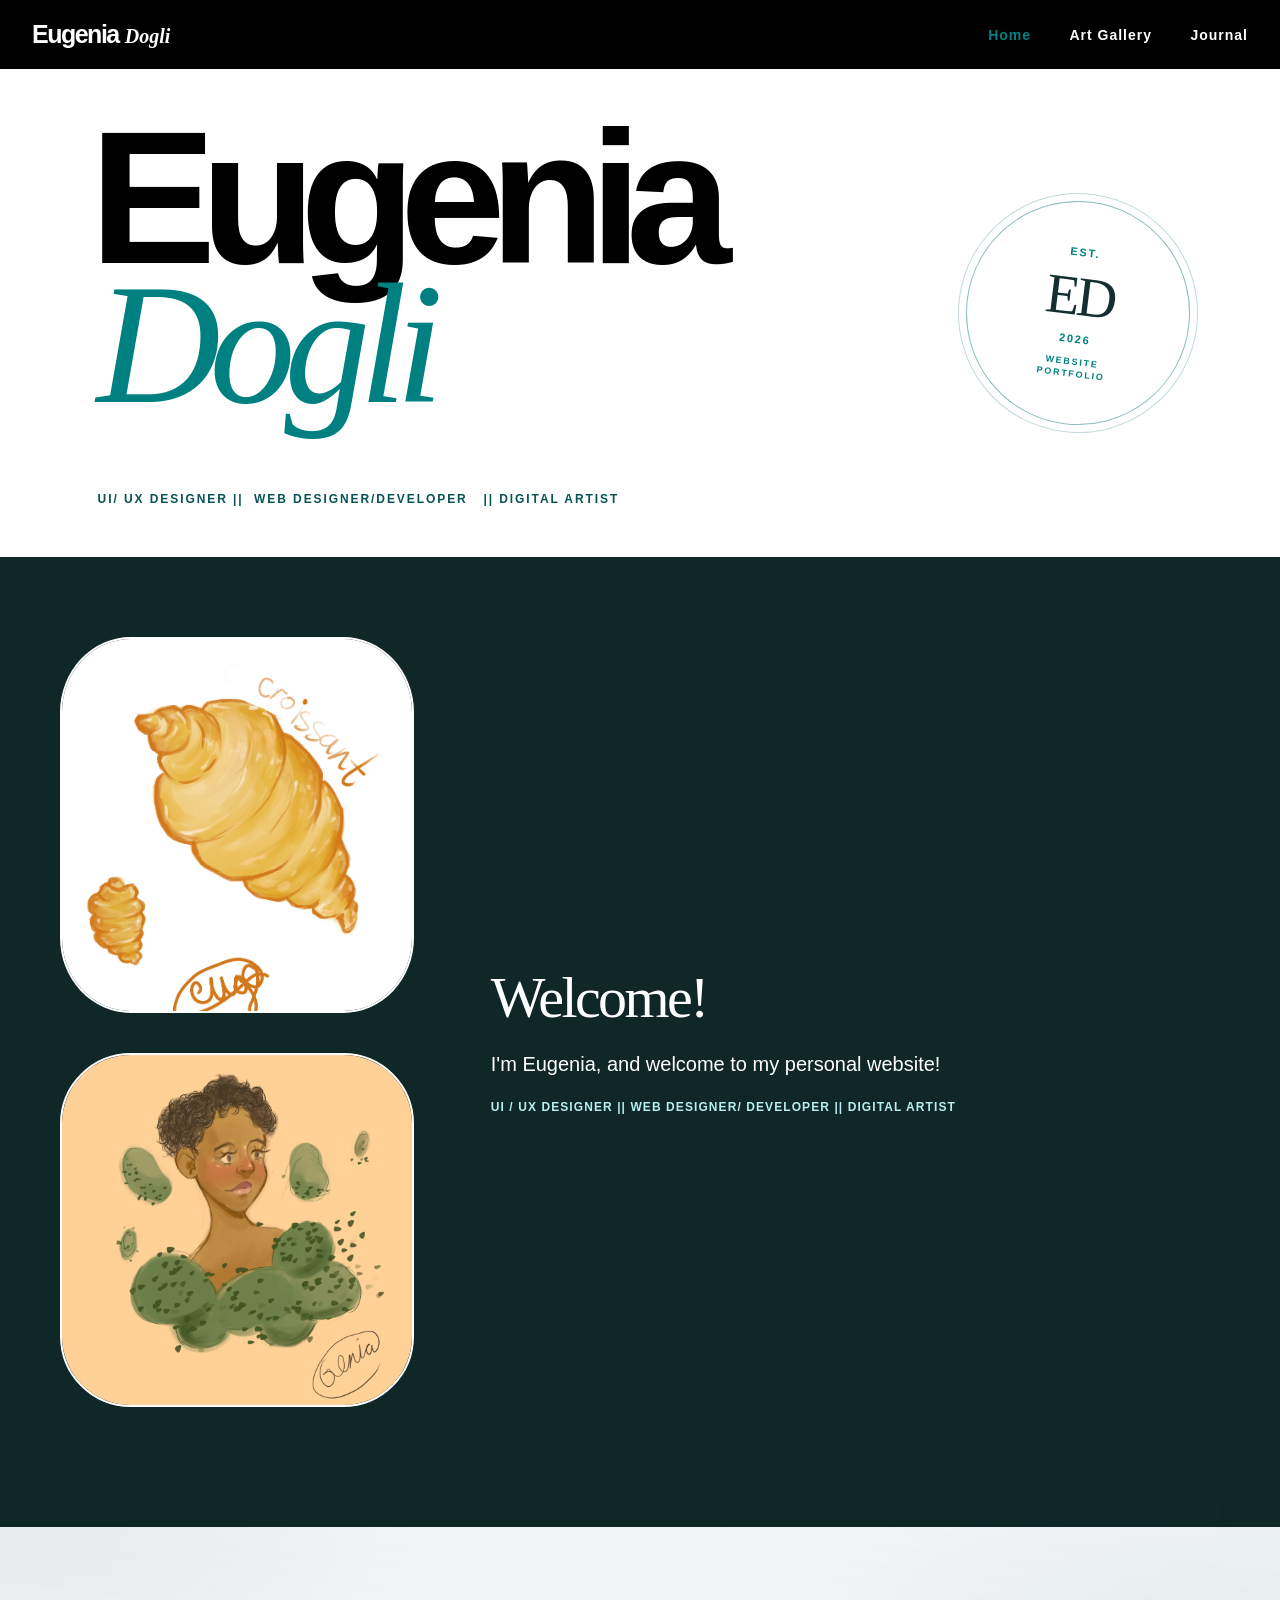
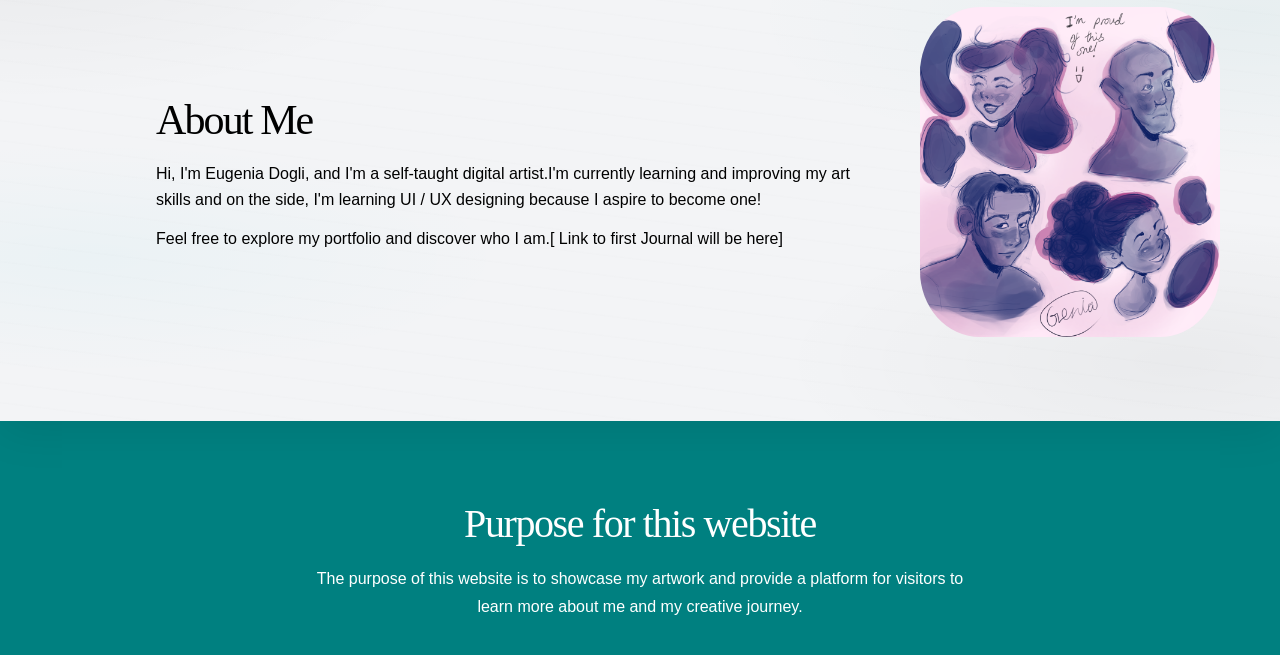
<file: index.html>
<!DOCTYPE html>
<html lang="en">
<!-- Portfolio website -->

<head>
    <meta charset="UTF-8">
    <meta name="viewport" content="width=device-width, initial-scale=1.0">
    <link rel="icon" type="image/png" href="favicon-ed.png">
    <meta http-equiv="refresh" content="0; url=home_page.html">
    <title>Eugenia Dogli | Portfolio</title>
</head>

<body>
    <p>
        Redirecting to the portfolio. If you are not redirected,
        <a href="home_page.html">visit the home page</a>.
    </p>
</body>

</html>
</file>
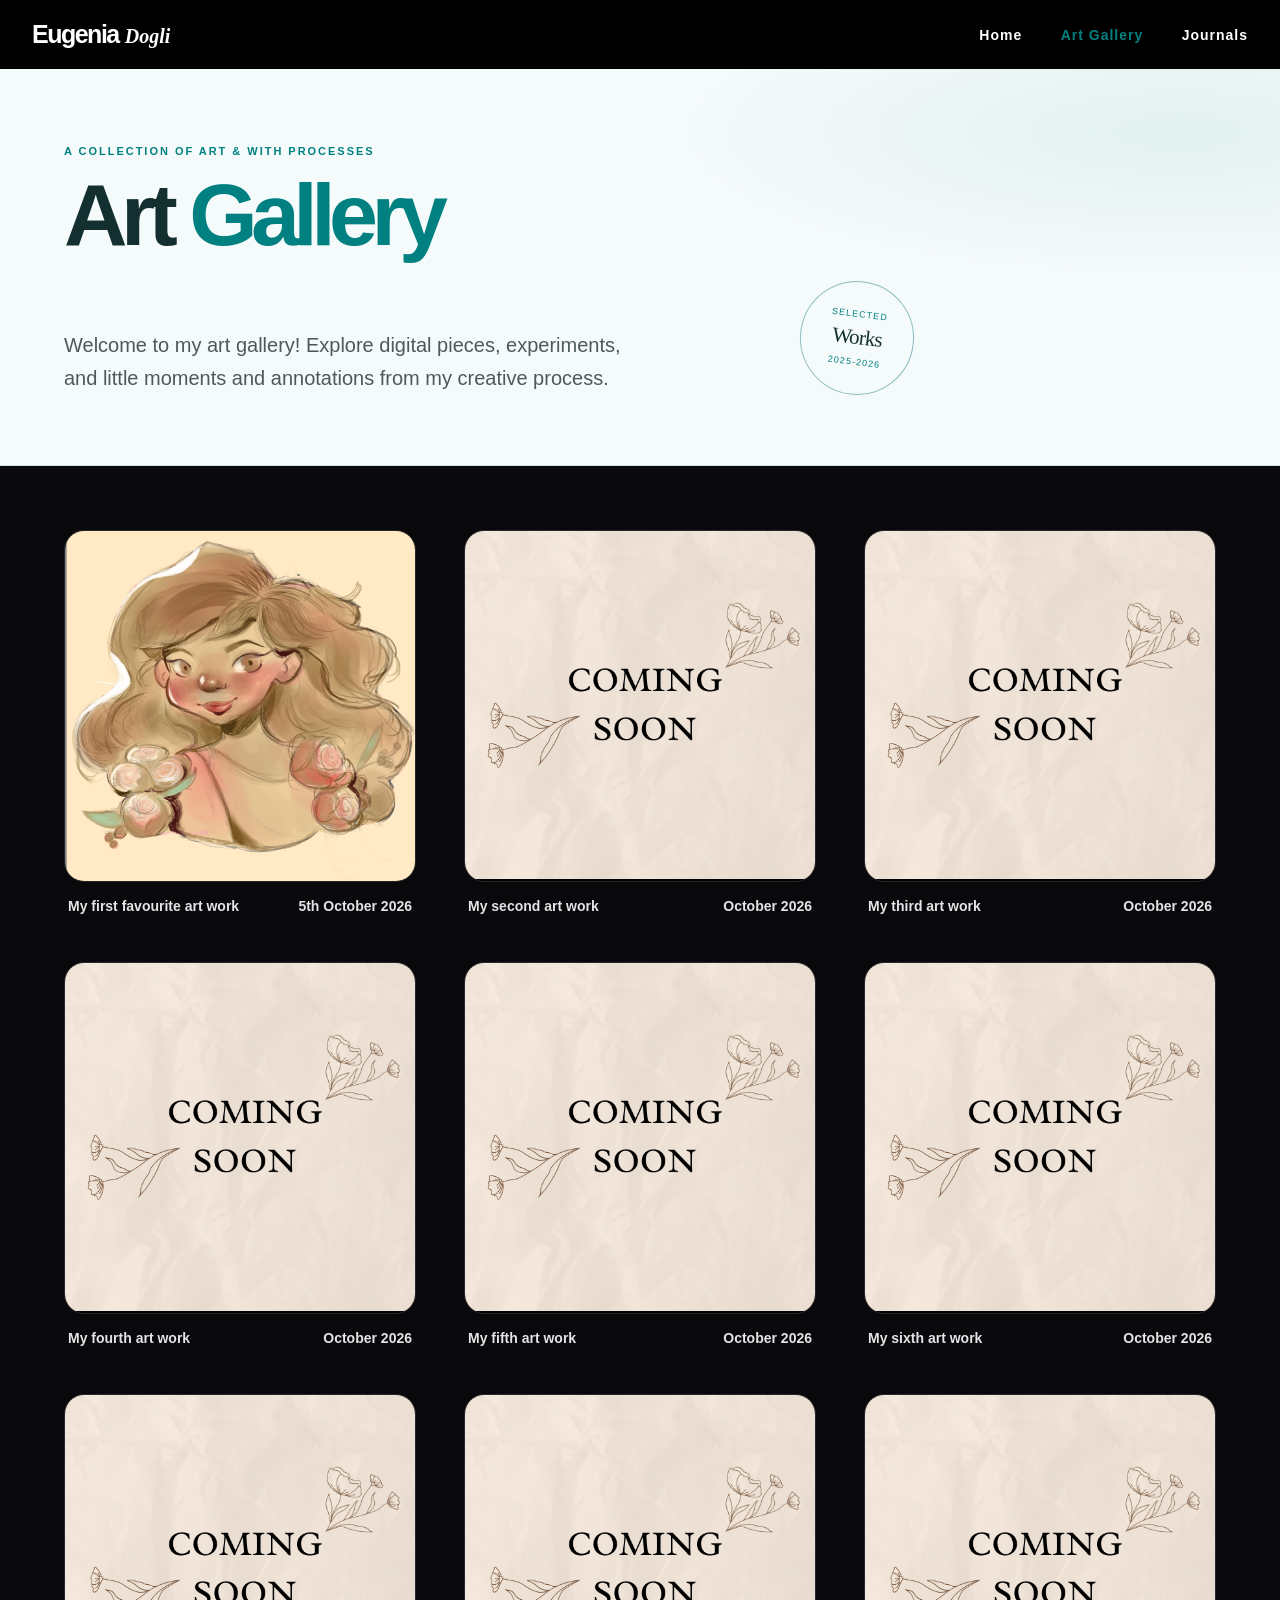
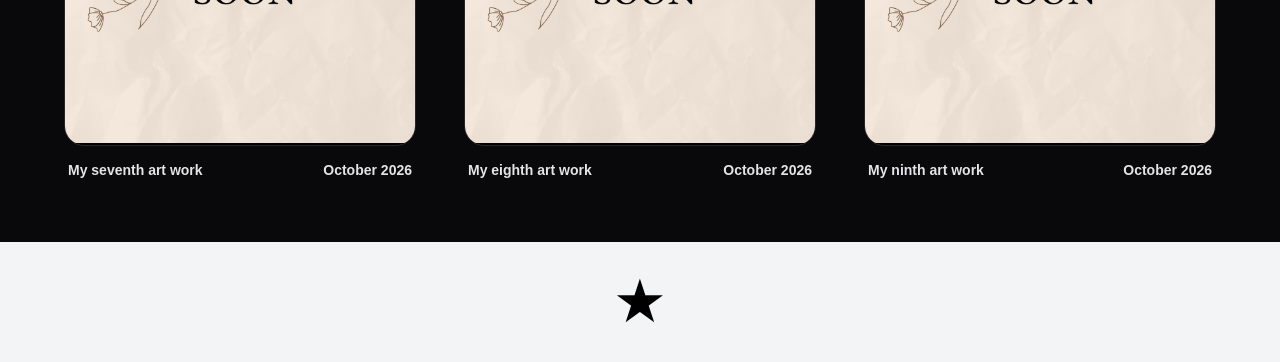
<file: art_gallery.html>
<!DOCTYPE html>
<html lang="en">

<head>
    <meta charset="UTF-8">
    <meta name="viewport" content="width=device-width, initial-scale=1.0">
    <link rel="icon" type="image/png" href="favicon-ed.png">

    <title> Art Gallery</title>

    <link rel="stylesheet" href="css_folder/art_gallery_css.css">
    <link rel="stylesheet" href="css_folder/navigation.css">
    <script src="javascript_folder/navigation.js" defer></script>

    <!-- <link rel="stylesheet" href="css/portfolio_style.css"> this line
     tells the browser, go to this folder and load this css file. This is 
     but let's name the css file portfolio_style.csshow we keep HTML and CSS separate. -->
</head>

<body>
    <!-- Navigation, to explore other pages of the website -->
    <nav aria-label="Primary navigation">
        <a href="home_page.html" class="nav-name">
             <span class="nav-first-name">Eugenia</span>
             <span class="nav-last-name">Dogli</span>
        </a>
        <div class="nav-menu">
            <button
                class="menu-toggle"
                type="button"
                aria-label="Toggle navigation"
                aria-expanded="false"
                aria-controls="primary-navigation">
                <span class="menu-icon" aria-hidden="true">
                    <span></span>
                    <span></span>
                    <span></span>
                </span>
            </button>
            <div class="nav-links" id="primary-navigation">
                <a href="home_page.html">Home</a>
                <a href="art_gallery.html" class="active" aria-current="page">Art Gallery</a>
                <a href="blog.html">Journals</a>
            </div>
        </div>
        <!-- I'm putting all other htmls in the same file -->
    </nav>


    <header class="gallery-header">
        <div class="gallery-header-content">
            <p class="gallery-eyebrow">A collection of art &amp; with processes</p>
            <h1>Art <span>Gallery</span></h1>
            <div class="gallery-intro-row">
                <p>
                    Welcome to my art gallery! Explore digital pieces,
                    experiments, and little moments and annotations from my creative process.
                </p>
                <span class="gallery-edition" aria-hidden="true">
                    <span>Selected</span>
                    <strong>Works</strong>
                    <span>2025-2026</span>
                </span>
            </div>
        </div>
    </header>
    <!-- ps this is a section that grows more and more -->
    <section class="artwork-section">


        
        <div class="artwork-grid">

            <!-- first card -->
            <div class= "artwork-card">
                <div class="artwork-image">
                    <a href="art_dets_folder/art_1.html">
                        <img src="images_art_works/first_fav.png" alt="Croissant illustration">
                    </a>
                     
         
                </div>
                <div class="artwork-info">
                    <span> My first favourite art work </span>
                    <span> 5th October 2026 </span>
                </div>

            
            </div>
            <!-- End of card -->


            <!-- second card -->
            <div class= "artwork-card">
                <div class="artwork-image">
                    <a href="art_gallery.html" aria-label="Artwork has not been uploaded yet"
                        onclick="alert('Artwork has not been uploaded yet.'); return false;">
                        <img src="images_art_works/coming_soon.png" alt="Illustration 2">
                    </a>
                </div>
                <div class="artwork-info">
                    <span> My second art work </span>
                    <span> October 2026 </span>
                </div>
             </div>
             <!-- End of card -->


            <!-- third card -->
            <div class="artwork-card">
                <div class="artwork-image">

                    <a href="art_gallery.html" aria-label="Artwork has not been uploaded yet"
                        onclick="alert('Artwork has not been uploaded yet.'); return false;">
                        <img src="images_art_works/coming_soon.png" alt="Illustration 3">
                    </a>
                </div>
                <div class="artwork-info">
                    <span> My third art work </span>
                    <span> October 2026 </span>
                </div>

            </div>
            <!-- End of card -->



            <!-- fourth card -->
            <div class="artwork-card">
                <div class="artwork-image">
                    <a href="art_gallery.html" aria-label="Artwork has not been uploaded yet"
                        onclick="alert('Artwork has not been uploaded yet.'); return false;">
                        <img src="images_art_works/coming_soon.png" alt="Illustration 4">
                    </a>
                </div>
                <div class="artwork-info">
                    <span> My fourth art work </span>
                    <span> October 2026 </span>
                </div>
            </div>

            <!-- End of card -->

            <!-- fifth card -->
            <div class="artwork-card">
                <div class="artwork-image">
                    <a href="art_gallery.html" aria-label="Artwork has not been uploaded yet"
                        onclick="alert('Artwork has not been uploaded yet.'); return false;">
                        <img src="images_art_works/coming_soon.png" alt="Illustration 5">
                    </a>
                </div>
                <div class="artwork-info">
                    <span> My fifth art work </span>
                    <span> October 2026 </span>
                </div>
            </div>
            <!-- End of card -->

            <!-- sixth card -->
            <div class="artwork-card">
                <div class="artwork-image">
                    <a href="art_gallery.html" aria-label="Artwork has not been uploaded yet"
                        onclick="alert('Artwork has not been uploaded yet.'); return false;">
                        <img src="images_art_works/coming_soon.png" alt="Illustration 6">
                    </a>
                </div>
                <div class="artwork-info">
                    <span> My sixth art work </span>
                    <span> October 2026 </span>
                </div>
            </div>
            <!-- End of card -->



             <!-- seventh card -->
            <div class="artwork-card">
                <div class="artwork-image">
                    <a href="art_gallery.html" aria-label="Artwork has not been uploaded yet"
                        onclick="alert('Artwork has not been uploaded yet.'); return false;">
                        <img src="images_art_works/coming_soon.png" alt="Illustration 7">
                    </a>
                </div>
                <div class="artwork-info">
                    <span> My seventh art work </span>
                    <span> October 2026 </span>
                </div>
            </div>
            <!-- End of card -->
            

             <!-- eighth card -->
            <div class="artwork-card">
                <div class="artwork-image">
                    <a href="art_gallery.html" aria-label="Artwork has not been uploaded yet"
                        onclick="alert('Artwork has not been uploaded yet.'); return false;">
                        <img src="images_art_works/coming_soon.png" alt="Illustration 8">
                    </a>
                </div>
                <div class="artwork-info">
                    <span> My eighth art work </span>
                    <span> October 2026 </span>
                </div>
            </div>
            <!-- End of card -->
            
             <!-- ninth card -->
            <div class="artwork-card">
                <div class="artwork-image">
                    <a href="art_gallery.html" aria-label="Artwork has not been uploaded yet"
                        onclick="alert('Artwork has not been uploaded yet.'); return false;">
                        <img src="images_art_works/coming_soon.png" alt="Illustration 9">
                    </a>
                </div>
                <div class="artwork-info">
                    <span> My ninth art work </span>
                    <span> October 2026 </span>
                </div>
            </div>
            <!-- End of card -->

        

        

            






    </section>

    <section class="gallery-end" aria-label="End of gallery">
        <span class="star" aria-hidden="true">★</span>
    </section>

</body>
      

</html>
</file>
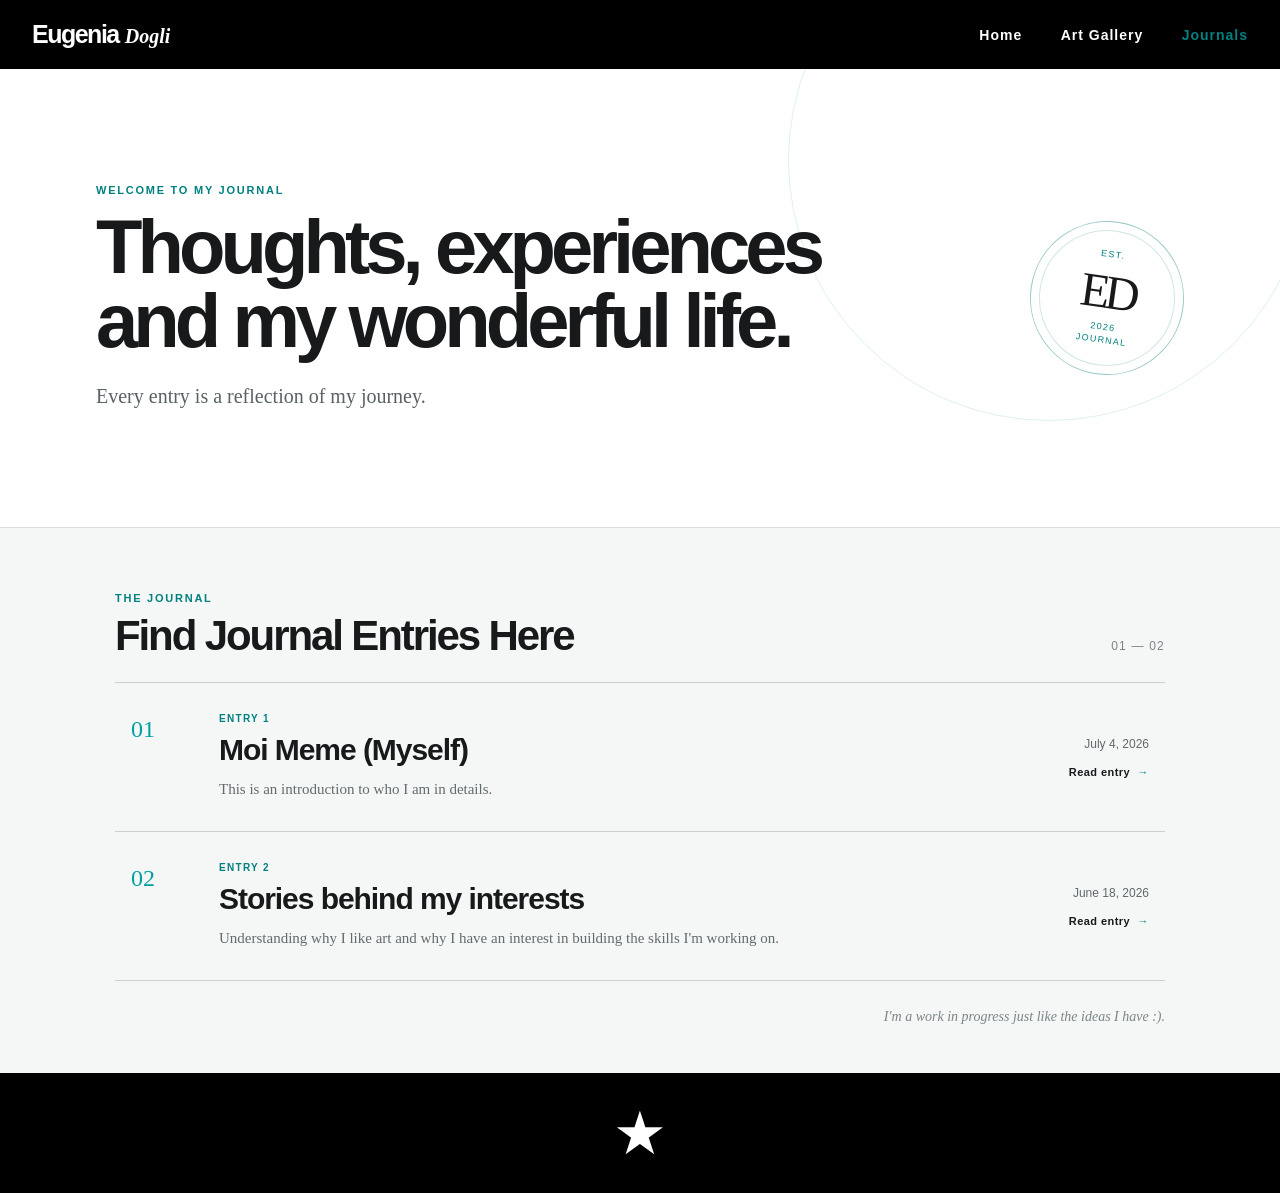
<file: blog.html>
<!DOCTYPE html>
<html lang="en">

<head>
    <meta charset="UTF-8">
    <meta name="viewport" content="width=device-width, initial-scale=1.0">
    <link rel="icon" type="image/png" href="favicon-ed.png">

    <title>Eugenia Dogli | Journals</title>

        <link rel="stylesheet" href="css_folder/blog_css.css">
        <link rel="stylesheet" href="css_folder/navigation.css">
        <script src="javascript_folder/navigation.js" defer></script>
</head>

 <body>
    <!-- Navigation -->
    <nav aria-label="Primary navigation">
        <a href="home_page.html" class="nav-name">
             <span class="nav-first-name">Eugenia</span>
             <span class="nav-last-name">Dogli</span>
        </a>
        <div class="nav-menu">
            <button
                class="menu-toggle"
                type="button"
                aria-label="Toggle navigation"
                aria-expanded="false"
                aria-controls="primary-navigation">
                <span class="menu-icon" aria-hidden="true">
                    <span></span>
                    <span></span>
                    <span></span>
                </span>
            </button>
            <div class="nav-links" id="primary-navigation">
                <a href="home_page.html">Home</a>
                <a href="art_gallery.html">Art Gallery</a>
                <a href="blog.html" class="active" aria-current="page">Journals</a>
            </div>
        </div>
    </nav>

    <!-- Introduction -->
    <section class="blog_intro">
        <div class="blog-intro-content">
            <p class="eyebrow">WELCOME TO MY JOURNAL</p>
            <h1>Thoughts, experiences<br>and my wonderful life.</h1>
            <p class="intro-copy">
                Every entry is a reflection of my journey.
            </p>
        </div>
        <div class="intro-mark" aria-hidden="true">
            <span>EST.</span>
            <strong>ED</strong>
            <span>2026<br>JOURNAL</span>
        </div>
    </section>

    <!-- Blog listing -->
    <main class="life-container">
        <div class="thought-heading">
            <div>
                <p class="eyebrow">The journal</p>
                <h2>Find Journal Entries Here</h2>
            </div>
            <p class="thought-count">01 &mdash; 02</p>
        </div>

        <div class="thought-list">
            <article class="thought-preview">
                <span class="thought-number" aria-hidden="true">01</span>
                <div class="thought-copy">
                    <p class="thought-category">ENTRY 1</p>
                    <a href="blog_dets_folder/blog_1.html">
                        <h3>Moi Meme (Myself)</h3>
                    </a>
                    <p class="thought-summary">
                        This is an introduction to who I am in details.
                    </p>
                </div>
                <div class="thought-meta">
                    <time class="thought-date" datetime="2026-07-04">July 4, 2026</time>
                    <a class="read-link" href="blog_dets_folder/blog_1.html" aria-label="Read On Composition and Coding">
                        Read entry <span aria-hidden="true">&rarr;</span>
                    </a>
                </div>
            </article>

            <article class="thought-preview">
                <span class="thought-number" aria-hidden="true">02</span>
                <div class="thought-copy">
                    <p class="thought-category">ENTRY 2</p>
                    <a href="blog_dets_folder/blog_2.html">
                        <h3>Stories behind my interests</h3>
                    </a>
                    <p class="thought-summary">
                        Understanding why I like art and why I have an interest in building the skills I'm working on.
                    </p>
                </div>
                <div class="thought-meta">
                    <time class="thought-date" datetime="2026-06-18">June 18, 2026</time>
                    <a class="read-link" href="blog_dets_folder/blog_2.html" aria-label="Read The Speed of Traditional Mediums">
                        Read entry <span aria-hidden="true">&rarr;</span>
                    </a>
                </div>
            </article>
        </div>

        <p class="journal-note">I'm a work in progress just like the ideas I have :).</p>
    </main>

    <section class="blog-end" aria-label="End of mini blog">
        <span class="blog-end-star" aria-hidden="true">★</span>
    </section>

 </body>
</html>
</file>
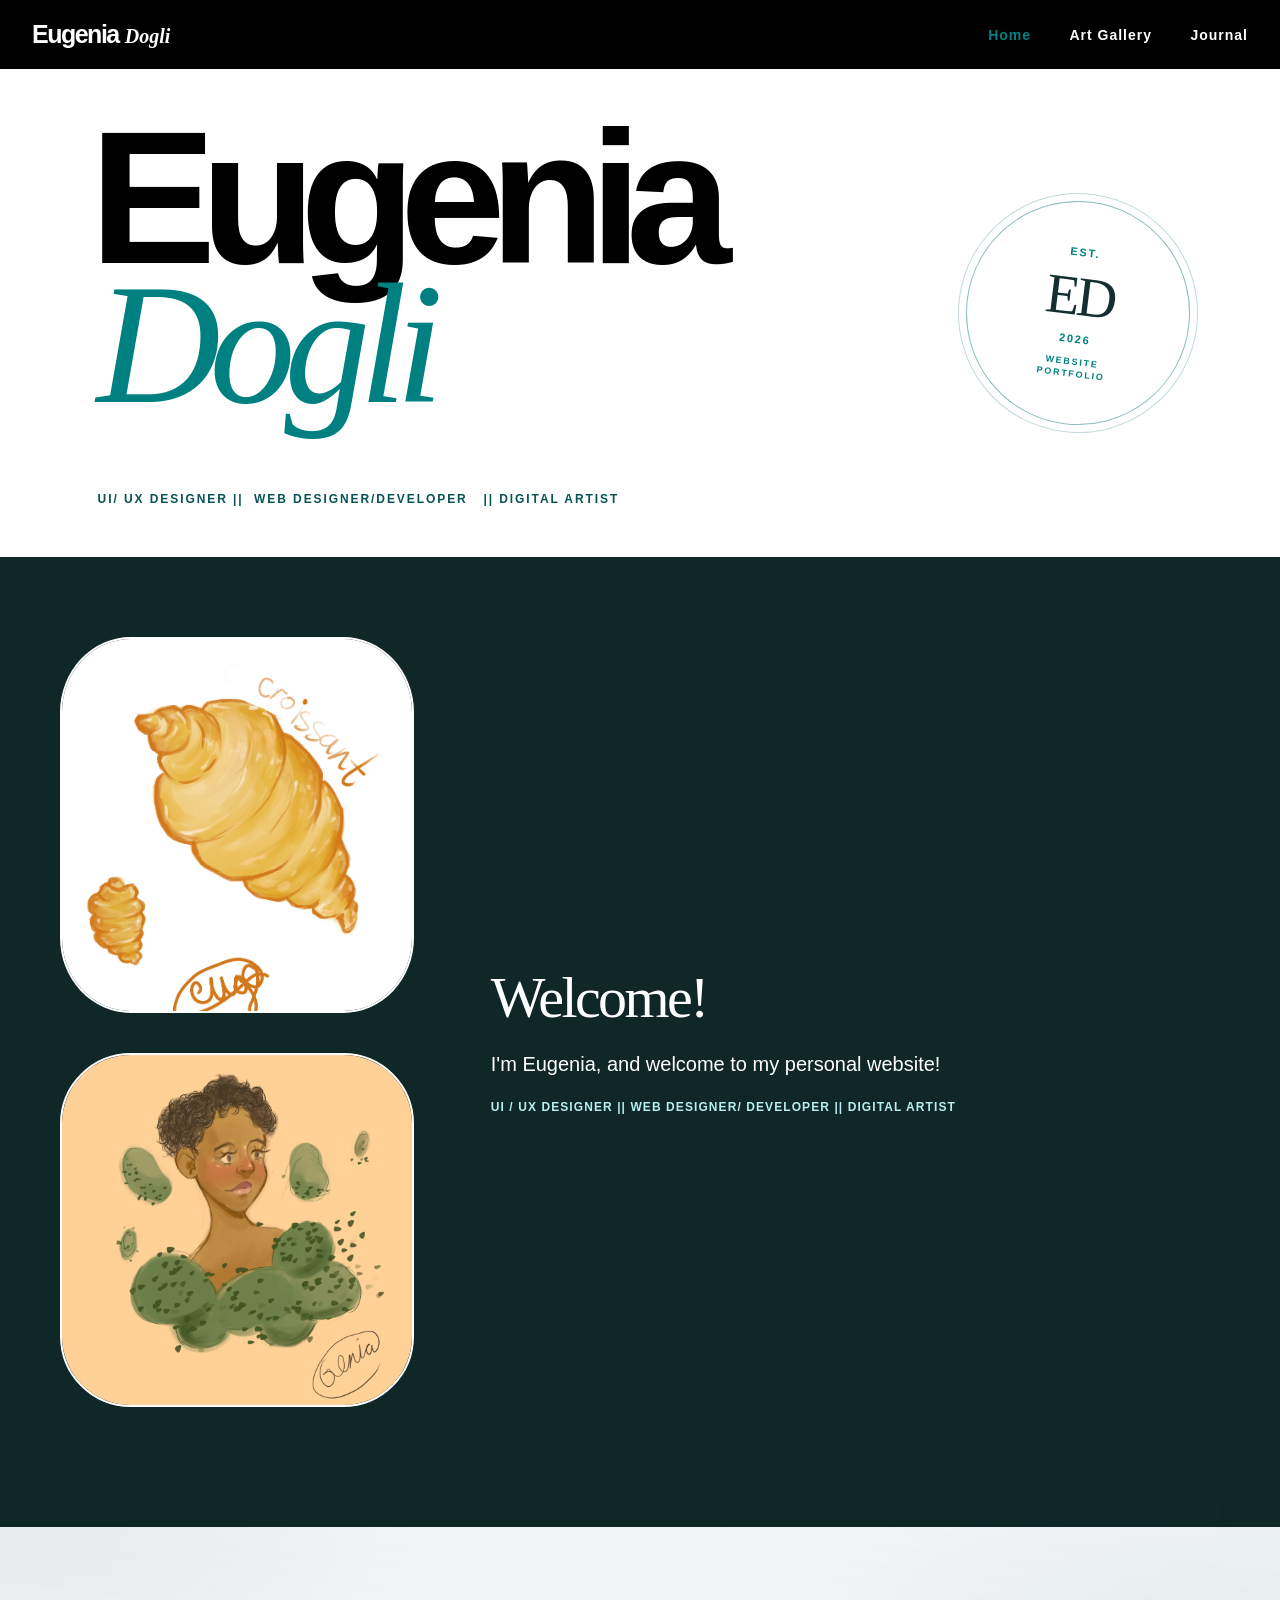
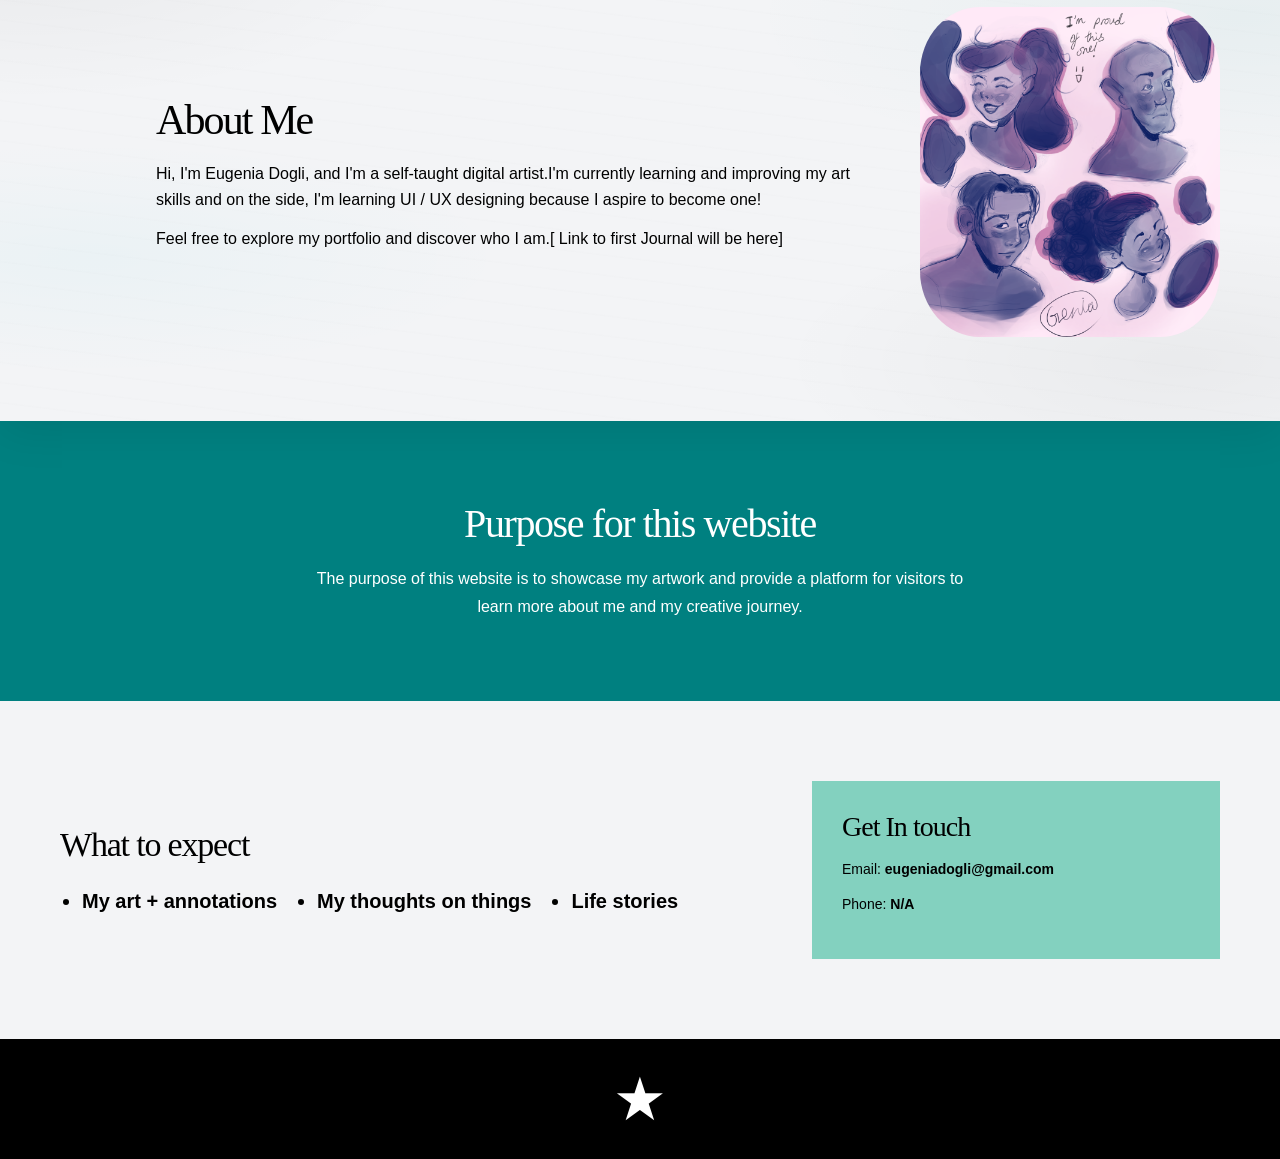
<file: home_page.html>
<!DOCTYPE html>
<html lang="en">

<head>
    <meta charset="UTF-8">
    <meta name="viewport" content="width=device-width, initial-scale=1.0">
    <link rel="icon" type="image/png" href="favicon-ed.png">

    <title>Eugenia Dogli | Portfolio</title>

    <link rel="stylesheet" href="css_folder/home_page_css.css">
    <link rel="stylesheet" href="css_folder/navigation.css">
    <script src="javascript_folder/navigation.js" defer></script>

    <!-- <link rel="stylesheet" href="css/portfolio_style.css"> this line
     tells the browser, go to this folder and load this css file. This is 
     but let's name the css file portfolio_style.csshow we keep HTML and CSS separate. -->
</head>

<body>
    <!-- Navigation, to explore other pages of the website -->
    <nav aria-label="Primary navigation">
        <a href="home_page.html" class="nav-name">
             <span class="nav-first-name">Eugenia</span>
             <span class="nav-last-name">Dogli</span>
        </a>
        <div class="nav-menu">
            <button
                class="menu-toggle"
                type="button"
                aria-label="Toggle navigation"
                aria-expanded="false"
                aria-controls="primary-navigation">
                <span class="menu-icon" aria-hidden="true">
                    <span></span>
                    <span></span>
                    <span></span>
                </span>
            </button>
            <div class="nav-links" id="primary-navigation">
                <a href="home_page.html" class="active" aria-current="page">Home</a>
                <a href="art_gallery.html">Art Gallery</a>
                <a href="blog.html">Journal</a>
            </div>
        </div>
        <!-- I'm putting all other htmls in the same file -->
    </nav>

        <!-- NAME BANNER -->
      <section id="name-banner">
            <div class="name-layout">
                <h1 class="first-name">Eugenia</h1>
                <h2 class="last-name">Dogli</h2>
                <p class="name-kicker"><br> </p>
                <p class="name-kicker"> UI/ UX Designer ||&nbsp; Web Designer/Developer &nbsp; || Digital Artist </p>

                <div class="portfolio-seal" aria-label="Established 2026, Eugenia Dogli website portfolio">
                    <span aria-hidden="true">EST.</span>
                    <strong aria-hidden="true">ED</strong>
                    <span aria-hidden="true">2026</span>
                    <span aria-hidden="true">WEBSITE<br>PORTFOLIO</span>
                </div>
            </div>
      </section>


      <section id="welcome">

        <div>

            <img src="images_art_works/croissant.png" alt="Artwork">

            <img src="images_art_works/darkskin_girl.png" alt="Artwork">

        </div>


        <div>

            <h1>Welcome!</h1>

            <p>I'm Eugenia, and welcome to my personal website!</p>

            <p> UI / UX Designer || Web Designer/ Developer || Digital Artist </p>

        </div>

    </section>

    <!-- About me section -->
    <section id="about">
        <div>
            <img src="images_art_works/character_designs_success_1.png" alt="Artwork">
        </div>
        <div>
           <h2>About Me</h2>
           <p>Hi, I'm Eugenia Dogli, and I'm a self-taught digital artist.I'm currently learning and improving my art skills
            and on the side, I'm learning UI / UX designing because I aspire to become one!</p>
           <p>Feel free to explore my portfolio and discover who I am.[ Link to first Journal will be here]
        </div>
        </section>
        <!-- Purpose section -->

        <section id="purpose">
            <h2>Purpose for this website</h2>
            <p>The purpose of this website is 
                to showcase my artwork and provide a platform 
                for visitors to learn more about me and my creative journey.</p>
        </section>
        <!-- What to expect + contact section -->
        <section id="expectations">
           <div>
            <h2>What to expect</h2>
            <ul class="expectation-list">
                <li>My art + annotations</li>
                <li>My thoughts on things</li>
                <li>Life stories</li>
            </ul>
           </div>

           <div>
            <h3>Get In touch </h3>
            <p>
                Email: <strong>eugeniadogli@gmail.com</strong>
        
            </p>
            <p>Phone: <strong>N/A</strong></p>

           </div>
        </section>

        <section class="home-end" aria-label="End of home page">
            <span class="star" aria-hidden="true">★</span>
        </section>

</body>

</html>

</html>
</file>
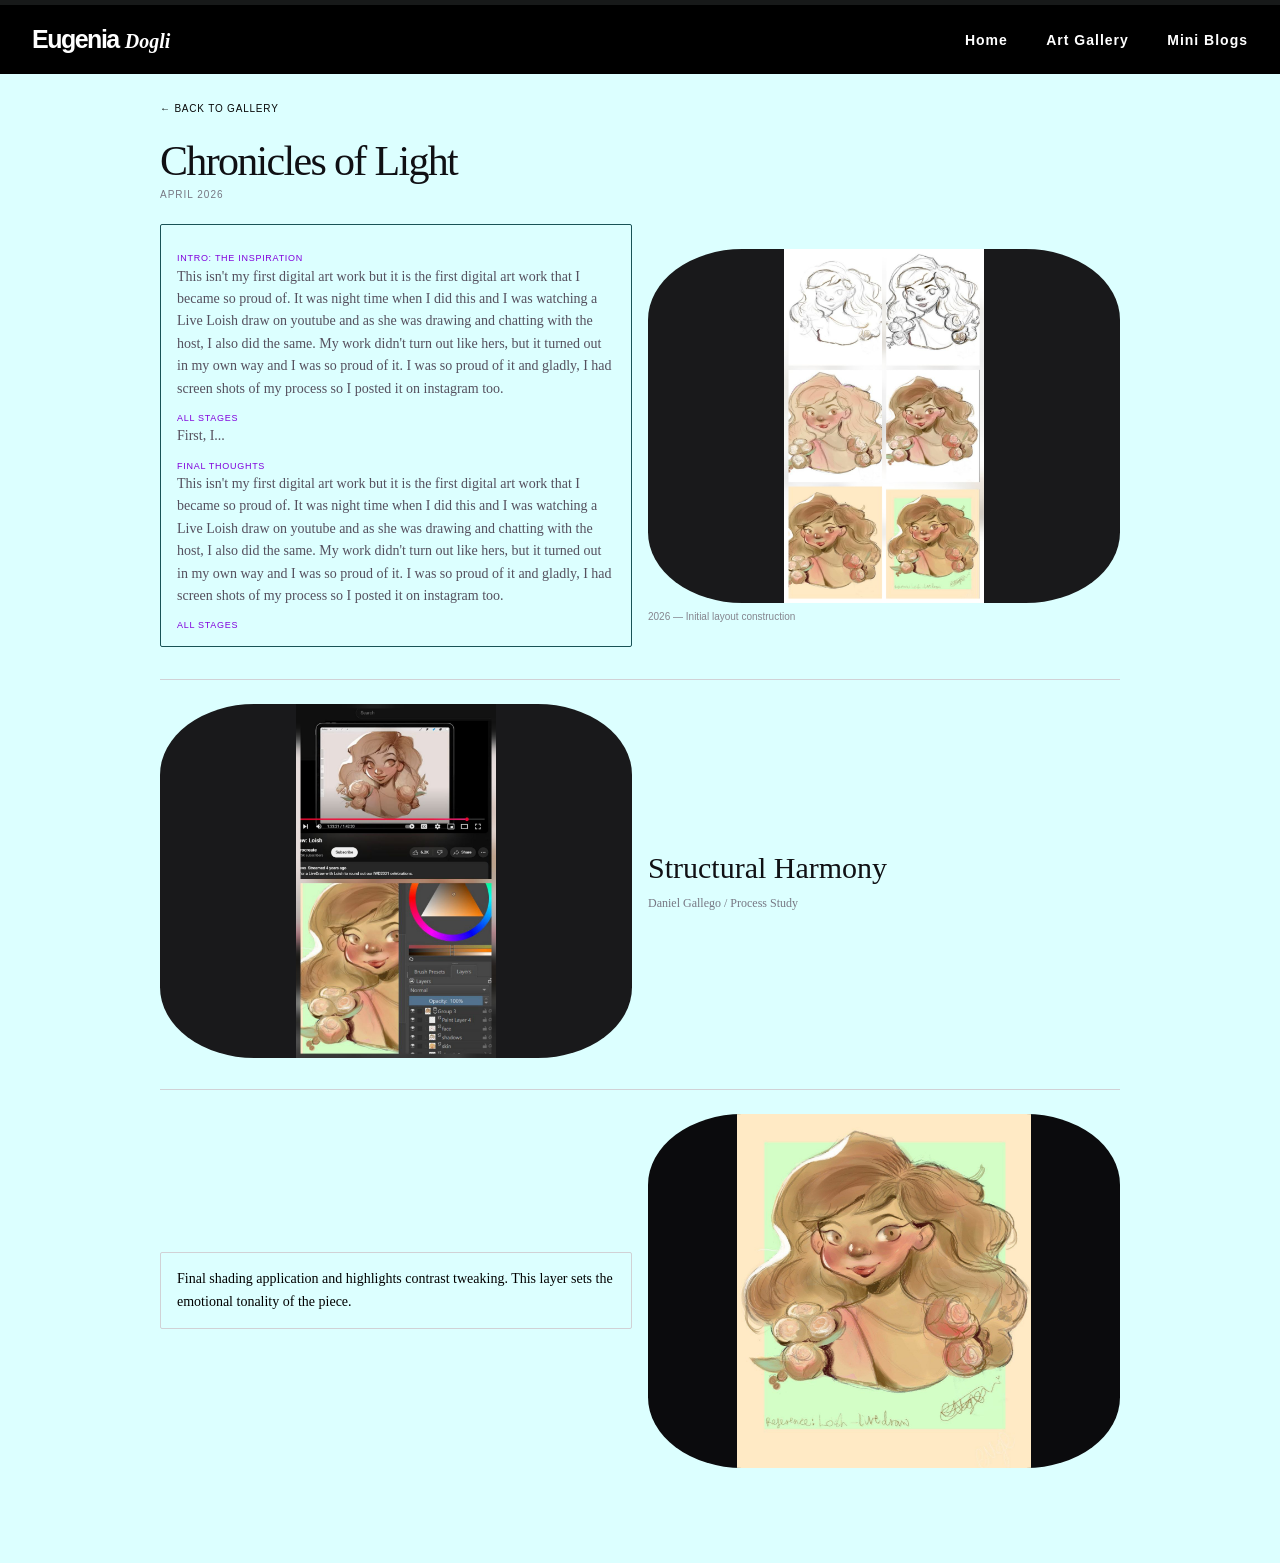
<file: art_dets_folder/art_1.html>
<!DOCTYPE html>
<html lang="en">

<head>
    <meta charset="UTF-8">
    <meta name="viewport" content="width=device-width, initial-scale=1.0">
    <link rel="icon" type="image/png" href="favicon-ed.png">
    <title>My First Favourite Artwork | Eugenia Dogli</title>
    <link rel="stylesheet" href="art_1_css.css">
    <link rel="stylesheet" href="../css_folder/navigation.css">
    <script src="../javascript_folder/navigation.js" defer></script>
</head>

<body>
    <nav aria-label="Primary navigation">
        <a href="../home_page.html" class="nav-name">
            <span class="nav-first-name">Eugenia</span>
            <span class="nav-last-name">Dogli</span>
        </a>
        <div class="nav-menu">
            <button
                class="menu-toggle"
                type="button"
                aria-label="Toggle navigation"
                aria-expanded="false"
                aria-controls="primary-navigation">
                <span class="menu-icon" aria-hidden="true">
                    <span></span>
                    <span></span>
                    <span></span>
                </span>
            </button>
            <div class="nav-links" id="primary-navigation">
                <a href="../home_page.html">Home</a>
                <a href="../art_gallery.html">Art Gallery</a>
                <a href="../blog.html">Mini Blogs</a>
            </div>
        </div>
    </nav>

    <main class="artwork-page">
        <a class="back-link" href="../art_gallery.html">&larr; Back to Gallery</a>

        <header class="artwork-header">
            <h1>Chronicles of Light</h1>
            <p class="artwork-date">April 2026</p>
        </header>

        <section class="process-row process-row--opening" aria-label="Initial sketch">
            <div class="annotation">
                 <p class="stage-label">INTRO: THE INSPIRATION</p>
                <p>
                    This isn't my first digital art work but it is the first digital art work
                    that I became so proud of. It was night time when I did this and I was
                    watching a Live Loish draw on youtube and as she was drawing and chatting with
                    the host, I also did the same. My work didn't turn out like hers, but it 
                    turned out in my own way and I was so proud of it. I was so proud of it and gladly, I
                    had screen shots of my process so I posted it on instagram too.


                
                </p>
                <p class="stage-label">ALL STAGES</p>
                <p>
                    First, I...


                
                </p>
                <p class="stage-label">FINAL THOUGHTS</p>
                <p>
                    This isn't my first digital art work but it is the first digital art work
                    that I became so proud of. It was night time when I did this and I was
                    watching a Live Loish draw on youtube and as she was drawing and chatting with
                    the host, I also did the same. My work didn't turn out like hers, but it 
                    turned out in my own way and I was so proud of it. I was so proud of it and gladly, I
                    had screen shots of my process so I posted it on instagram too.


                
                </p>
                <p class="stage-label">ALL STAGES</p>
            </div>
            <figure class="process-figure">
                <div class="process-image process-image--opening">
                    <img src="../images_art_works/first_fav_det1.jpg" alt="Initial stage sketch">
                </div>
                <figcaption>2026 &mdash; Initial layout construction</figcaption>
            </figure>
        </section>

        <section class="process-row process-row--middle" aria-label="Structural harmony study">
            <div class="process-image process-image--middle">
                <img src="../images_art_works/first_fav_det2.jpg" alt="Mid-stage artwork">
            </div>
            <div class="process-description">
                <h2>Structural Harmony</h2>
                <p>Daniel Gallego / Process Study</p>
            </div>
        </section>

        <section class="process-row process-row--closing" aria-label="Final rendering">
            <div class="annotation annotation--plain">
                <p>
                    Final shading application and highlights contrast tweaking.
                    This layer sets the emotional tonality of the piece.
                </p>
            </div>
            <div class="process-image process-image--final">
                <img src="../images_art_works/first_fav_det3.jpg" alt="Final rendering stage">
            </div>
        </section>
    </main>
</body>

</html>
</file>
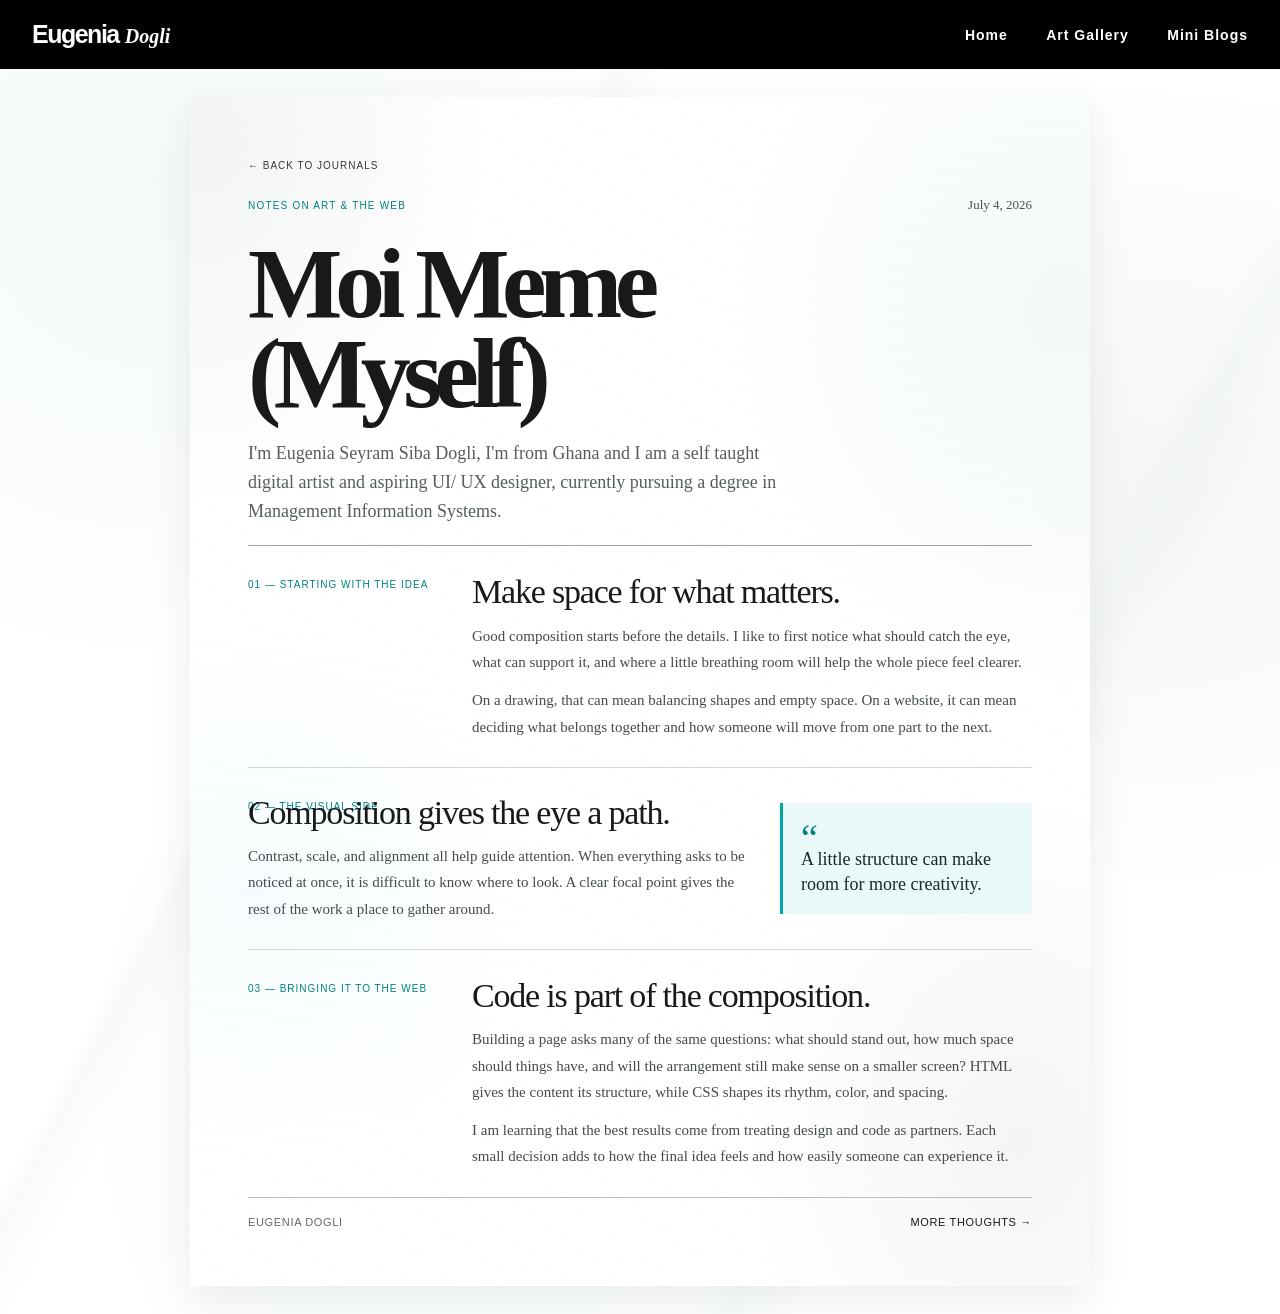
<file: blog_dets_folder/blog_1.html>
<!DOCTYPE html>
<html lang="en">

<head>
    <meta charset="UTF-8">
    <meta name="viewport" content="width=device-width, initial-scale=1.0">
    <link rel="icon" type="image/png" href="favicon-ed.png">
    <title>Moi Meme | Eugenia Dogli</title>
    <link rel="stylesheet" href="blog_1_css.css">
    <link rel="stylesheet" href="../css_folder/navigation.css">
    <script src="../javascript_folder/navigation.js" defer></script>
</head>

<body>
    <nav class="article-nav" aria-label="Primary navigation">
        <a href="../home_page.html" class="nav-name">
            <span class="nav-first-name">Eugenia</span>
            <span class="nav-last-name">Dogli</span>
        </a>
        <div class="nav-menu">
            <button
                class="menu-toggle"
                type="button"
                aria-label="Toggle navigation"
                aria-expanded="false"
                aria-controls="primary-navigation">
                <span class="menu-icon" aria-hidden="true">
                    <span></span>
                    <span></span>
                    <span></span>
                </span>
            </button>
            <div class="nav-links" id="primary-navigation">
                <a href="../home_page.html">Home</a>
                <a href="../art_gallery.html">Art Gallery</a>
                <a href="../blog.html">Mini Blogs</a>
            </div>
        </div>
    </nav>

    <main class="paper">
        <a class="back-link" href="../blog.html">&larr; Back to Journals</a>

        <header class="article-header">
            <p class="issue-label">Notes on art &amp; the web</p>
            <time datetime="2026-07-04">July 4, 2026</time>
            <h1>Moi Meme<br>(Myself)</h1>
            <p class="article-deck">
                I'm Eugenia Seyram Siba Dogli, I'm from Ghana and I am a self taught digital artist and aspiring UI/ UX designer, currently pursuing a
                degree in Management Information Systems.
            </p>
        </header>

        <!-- <div class="feature-band" aria-hidden="true">
            <span>Structure / Space / Story</span>
        </div> -->

        <article class="article-content">
            <section class="article-section article-section--intro">
                <p class="section-label">01 &mdash; Starting with the idea</p>
                <div>
                    <h2>Make space for what matters.</h2>
                    <p>
                        Good composition starts before the details. I like to first notice
                        what should catch the eye, what can support it, and where a little
                        breathing room will help the whole piece feel clearer.
                    </p>
                    <p>
                        On a drawing, that can mean balancing shapes and empty space. On a
                        website, it can mean deciding what belongs together and how someone
                        will move from one part to the next.
                    </p>
                </div>
            </section>

            <section class="article-section article-section--split">
                <div>
                    <p class="section-label">02 &mdash; The visual side</p>
                    <h2>Composition gives the eye a path.</h2>
                    <p>
                        Contrast, scale, and alignment all help guide attention. When
                        everything asks to be noticed at once, it is difficult to know
                        where to look. A clear focal point gives the rest of the work a
                        place to gather around.
                    </p>
                </div>
                <aside class="pull-quote">
                    <span class="quote-mark">&ldquo;</span>
                    <p>A little structure can make room for more creativity.</p>
                </aside>
            </section>

            <section class="article-section article-section--closing">
                <p class="section-label">03 &mdash; Bringing it to the web</p>
                <div>
                    <h2>Code is part of the composition.</h2>
                    <p>
                        Building a page asks many of the same questions: what should stand
                        out, how much space should things have, and will the arrangement
                        still make sense on a smaller screen? HTML gives the content its
                        structure, while CSS shapes its rhythm, color, and spacing.
                    </p>
                    <p>
                        I am learning that the best results come from treating design and
                        code as partners. Each small decision adds to how the final idea
                        feels and how easily someone can experience it.
                    </p>
                </div>
            </section>
        </article>

        <footer class="article-footer">
            <span>Eugenia Dogli</span>
            <a href="../blog.html">More thoughts &rarr;</a>
        </footer>
    </main>
</body>

</html>
</file>
<file: css_folder/art_gallery_css.css>
/*  */


body {
    background-color:#000000;
    color: #ffffff;
    margin: 0;
}

.gallery-header {
    position: relative;
    overflow: hidden;
    background:
        radial-gradient(ellipse at 92% 16%, rgba(0, 128, 128, 0.08), transparent 30%),
        #f5fafa;
    color: #17191b;
    padding: 76px 48px 70px;
    border-bottom: 1px solid #d4dfe0;
}

.gallery-header-content {
    position: relative;
    z-index: 1;
    max-width: 1152px;
    margin: 0 auto;
}

.gallery-eyebrow {
    margin: 0 0 16px;
    color: #008080;
    font-family: Arial, Helvetica, sans-serif;
    font-size: 11px;
    font-weight: 700;
    letter-spacing: 0.18em;
    text-transform: uppercase;
}

.gallery-header h1 {
    margin: 0;
    color: #142f30;
    font-family: Arial, Helvetica, sans-serif;
    font-size: clamp(48px, 8vw, 88px);
    font-weight: 800;
    letter-spacing: -0.075em;
    line-height: 0.95;
}

.gallery-header h1 span {
    color: #008080;
}

.gallery-intro-row {
    display: flex;
    max-width: 850px;
    align-items: end;
    justify-content: space-between;
    gap: 32px;
    margin-top: 24px;
}

.gallery-intro-row p {
    max-width: 580px;
    margin: 0;
    color: #4d5a5b;
    font-family: Arial, Helvetica, sans-serif;
    font-size: clamp(16px, 2vw, 20px);
    line-height: 1.65;
}

.gallery-edition {
    display: flex;
    width: 112px;
    height: 112px;
    flex: 0 0 112px;
    flex-direction: column;
    align-items: center;
    justify-content: center;
    border: 1px solid #8ebcbd;
    border-radius: 50%;
    color: #008080;
    font-family: Arial, Helvetica, sans-serif;
    font-size: 9px;
    letter-spacing: 0.12em;
    line-height: 1.6;
    text-align: center;
    text-transform: uppercase;
    transform: rotate(7deg);
}

.gallery-edition strong {
    color: #142f30;
    font-family: Georgia, "Times New Roman", serif;
    font-size: 21px;
    font-weight: 400;
    letter-spacing: -0.04em;
    text-transform: none;
}

@media (max-width: 600px) {
    .gallery-header {
        padding: 52px 24px 44px;
    }

    .gallery-intro-row {
        align-items: start;
        margin-top: 19px;
    }

    .gallery-edition {
        display: none;
    }
}

.artwork-section {
    background-color: #09090b;
    padding: 64px 32px;
}

.artwork-grid {
    max-width: 1152px;
    margin: 0 auto;
    display: grid;
    grid-template-columns: repeat(3, 1fr);
    gap: 48px;
}

.artwork-image {
    background-color: #000000;
    aspect-ratio: 1 / 1;
    border: 1px solid #27272a;

    display: flex;
    justify-content: center;
    align-items: center;

    color: #52525b;
    border-radius: 20px;
    overflow: hidden;
}

.artwork-image img {
    width: 100%;
    height: 100%;
    object-fit: cover;
    transition: transform 0.3s ease;
}

.artwork-image img:hover {
    transform: scale(1.03);
}


.artwork-info {
    display: flex;
    justify-content: space-between;
    align-items: center;
    
    margin-top: 16px;
    padding: 0 4px;

    color: #e4e4e7;
    font-family: Arial, Helvetica, sans-serif;
    font-weight: 900;
    font-size: 14px;
}

.gallery-end {
    display: flex;
    min-height: 120px;
    align-items: center;
    justify-content: center;
    background-color: #f3f4f6;
    color: #000000;
}

.gallery-end .star {
    display: flex;
    align-items: center;
    justify-content: center;
    color: #000000;
    font-size: 60px;
    animation: spin 3s infinite;
}

@keyframes spin {
    0% {
        transform: rotate(0deg);
    }

    33.33%,
    100% {
        transform: rotate(360deg);
    }
}

@media (max-width: 768px) {

    .artwork-grid {
        grid-template-columns: 1fr;
    }

}

/* What is @media?

A media query basically tells CSS:

"If the screen meets this condition, change something. */
</file>
<file: css_folder/navigation.css>
nav {
    position: relative;
    z-index: 10;
    display: flex;
    align-items: center;
    justify-content: space-between;
    padding: 20px 32px;
    background-color: #000000;
}

.nav-name {
    display: flex;
    align-items: baseline;
    gap: 6px;
    color: #ffffff;
    text-decoration: none;
    white-space: nowrap;
}

.nav-first-name {
    font-family: "DM Sans", sans-serif;
    font-size: 25px;
    font-weight: 900;
    letter-spacing: -1.5px;
}

.nav-last-name {
    font-family: "Playfair Display", serif;
    font-size: 20px;
    font-style: italic;
    font-weight: 700;
}

.nav-menu {
    margin-left: auto;
}

.menu-toggle {
    display: none;
    border: 0;
    padding: 0;
    background: transparent;
}

.nav-links {
    display: flex;
    align-items: center;
    gap: clamp(24px, 3vw, 44px);
}

.nav-links a {
    color: #ffffff;
    font-family: "DM Sans", sans-serif;
    font-size: 14px;
    font-weight: 600;
    letter-spacing: 1px;
    text-decoration: none;
    transition: color 0.3s ease;
    white-space: nowrap;
}

.nav-links a:hover,
.nav-links a.active {
    color: #008080;
}

@media (max-width: 700px) {
    nav {
        padding: 20px 14px;
    }

    .menu-toggle {
        display: flex;
        width: 44px;
        height: 40px;
        align-items: center;
        justify-content: center;
        cursor: pointer;
    }

    .menu-toggle:focus-visible {
        outline: 2px solid #ffffff;
        outline-offset: 3px;
    }

    .menu-icon {
        display: flex;
        width: 28px;
        flex-direction: column;
        gap: 6px;
    }

    .menu-icon span {
        display: block;
        width: 100%;
        height: 2px;
        background-color: #ffffff;
    }

    .nav-links {
        position: absolute;
        top: 100%;
        right: 0;
        left: 0;
        justify-content: center;
        gap: clamp(16px, 5vw, 36px);
        padding: 18px 14px;
        border-top: 1px solid #333333;
        background-color: #000000;
        box-sizing: border-box;
    }

    .nav-menu:not(.is-open) .nav-links {
        display: none;
    }

    .nav-links a {
        font-size: 12px;
        letter-spacing: 1px;
    }
}
</file>
<file: css_folder/blog_css.css>
body {
    margin: 0;
    background-color: #f5f7f7;
    color: #17191b;
    font-family: Arial, Helvetica, sans-serif;
}

.blog_intro {
    position: relative;
    display: flex;
    min-height: 330px;
    align-items: center;
    justify-content: space-between;
    gap: 36px;
    overflow: hidden;
    padding: 64px max(7.5vw, 32px);
    background-color: #ffffff;
    border-bottom: 1px solid #d9dfe0;
}

.blog_intro::before {
    position: absolute;
    top: -170px;
    right: -30px;
    width: 520px;
    height: 520px;
    border: 1px solid rgba(0, 128, 128, 0.13);
    border-radius: 50%;
    content: "";
    pointer-events: none;
}

.blog-intro-content {
    position: relative;
    z-index: 1;
    max-width: 760px;
}

.eyebrow {
    margin: 0 0 14px;
    color: #008080;
    font-size: 11px;
    font-weight: 700;
    letter-spacing: 0.16em;
    text-transform: uppercase;
}

.blog_intro h1 {
    margin: 0;
    font-size: clamp(38px, 6.5vw, 76px);
    font-weight: 700;
    letter-spacing: -0.065em;
    line-height: 0.98;
}

.intro-copy {
    max-width: 470px;
    margin: 22px 0 0;
    color: #596164;
    font-family: Georgia, "Times New Roman", serif;
    font-size: clamp(16px, 2vw, 20px);
    line-height: 1.6;
}

.intro-mark {
    position: relative;
    z-index: 1;
    display: flex;
    width: 152px;
    height: 152px;
    flex: 0 0 152px;
    flex-direction: column;
    align-items: center;
    justify-content: center;
    border: 1px solid #9ac7c7;
    border-radius: 50%;
    color: #008080;
    text-align: center;
    transform: rotate(8deg);
}

.intro-mark::before {
    position: absolute;
    inset: 8px;
    border: 1px solid #d2e5e5;
    border-radius: 50%;
    content: "";
}

.intro-mark span {
    font-size: 9px;
    letter-spacing: 0.14em;
    line-height: 1.5;
}

.intro-mark strong {
    margin: 2px 0;
    color: #17191b;
    font-family: Georgia, "Times New Roman", serif;
    font-size: 48px;
    font-weight: 400;
    letter-spacing: -0.1em;
}

.life-container {
    width: min(100% - 64px, 1050px);
    margin: 0 auto;
    padding: 64px 0 48px;
}

.thought-heading {
    display: flex;
    align-items: end;
    justify-content: space-between;
    gap: 20px;
    margin-bottom: 22px;
}

.thought-heading .eyebrow {
    margin-bottom: 8px;
}

.thought-heading h2 {
    margin: 0;
    font-size: clamp(30px, 4vw, 42px);
    font-weight: 600;
    letter-spacing: -0.05em;
}

.thought-count {
    margin: 0 0 7px;
    color: #7b8587;
    font-size: 12px;
    letter-spacing: 0.1em;
}

.thought-list {
    border-top: 1px solid #c9d0d1;
}

.thought-preview {
    display: grid;
    grid-template-columns: 64px minmax(0, 1fr) 150px;
    gap: 24px;
    align-items: center;
    padding: 30px 16px;
    border-bottom: 1px solid #c9d0d1;
    transition: background-color 180ms ease, padding 180ms ease;
}

.thought-preview:hover {
    padding-right: 22px;
    padding-left: 22px;
    background-color: #ffffff;
}

.thought-number {
    align-self: start;
    padding-top: 3px;
    color: #00a0a0;
    font-family: Georgia, "Times New Roman", serif;
    font-size: 24px;
}

.thought-category {
    margin: 0 0 8px;
    color: #008080;
    font-size: 10px;
    font-weight: 700;
    letter-spacing: 0.13em;
    text-transform: uppercase;
}

.thought-copy a {
    color: #17191b;
    text-decoration: none;
}

.thought-copy h3 {
    display: inline;
    margin: 0;
    font-size: clamp(21px, 3vw, 30px);
    font-weight: 600;
    letter-spacing: -0.035em;
    line-height: 1.2;
    transition: color 180ms ease;
}

.thought-copy a:hover h3 {
    color: #008080;
}

.thought-summary {
    max-width: 610px;
    margin: 9px 0 0;
    color: #626b6d;
    font-family: Georgia, "Times New Roman", serif;
    font-size: 15px;
    line-height: 1.6;
}

.thought-meta {
    display: flex;
    flex-direction: column;
    align-items: flex-end;
    gap: 15px;
}

.thought-date {
    color: #60696b;
    font-size: 12px;
    white-space: nowrap;
}

.read-link {
    color: #17191b;
    font-size: 11px;
    font-weight: 700;
    letter-spacing: 0.04em;
    text-decoration: none;
    white-space: nowrap;
}

.read-link span {
    display: inline-block;
    margin-left: 4px;
    color: #008080;
    transition: transform 180ms ease;
}

.read-link:hover span {
    transform: translateX(4px);
}

.journal-note {
    margin: 28px 0 0;
    color: #7b8587;
    font-family: Georgia, "Times New Roman", serif;
    font-size: 14px;
    font-style: italic;
    text-align: right;
}

.blog-end {
    display: flex;
    min-height: 120px;
    align-items: center;
    justify-content: center;
    background-color: #000000;
    color: #ffffff;
}

.blog-end-star {
    display: flex;
    align-items: center;
    justify-content: center;
    color: #ffffff;
    font-size: 60px;
    animation: spin 3s infinite;
}

@keyframes spin {
    0% {
        transform: rotate(0deg);
    }

    33.33%,
    100% {
        transform: rotate(360deg);
    }
}

@media (max-width: 700px) {
    .blog_intro {
        min-height: 300px;
        padding: 48px 7.5vw;
    }

    .intro-mark {
        width: 112px;
        height: 112px;
        flex-basis: 112px;
    }

    .intro-mark strong {
        font-size: 38px;
    }

    .life-container {
        width: min(100% - 48px, 600px);
        padding-top: 44px;
    }

    .thought-preview {
        grid-template-columns: 42px minmax(0, 1fr);
        gap: 16px;
    }

    .thought-meta {
        grid-column: 2;
        flex-direction: row;
        align-items: center;
        justify-content: space-between;
    }
}

@media (max-width: 480px) {
    .blog_intro {
        min-height: 0;
        padding: 46px 24px 42px;
    }

    .blog_intro::before {
        top: -215px;
        right: -250px;
    }

    .intro-mark {
        display: none;
    }

    .blog_intro h1 {
        font-size: clamp(39px, 12vw, 56px);
    }

    .intro-copy {
        margin-top: 17px;
        font-size: 16px;
    }

    .life-container {
        width: calc(100% - 40px);
        padding: 38px 0 36px;
    }

    .thought-heading {
        align-items: end;
    }

    .thought-heading h2 {
        font-size: 30px;
    }

    .thought-preview {
        grid-template-columns: 30px minmax(0, 1fr);
        gap: 12px;
        padding: 24px 4px;
    }

    .thought-preview:hover {
        padding-right: 8px;
        padding-left: 8px;
    }

    .thought-number {
        font-size: 19px;
    }

    .thought-copy h3 {
        font-size: 22px;
    }

    .thought-summary {
        font-size: 14px;
    }

    .thought-meta {
        flex-wrap: wrap;
        gap: 12px;
    }
}

@media (prefers-reduced-motion: reduce) {
    *,
    *::before,
    *::after {
        scroll-behavior: auto !important;
        transition-duration: 0.01ms !important;
    }
}
</file>
<file: css_folder/home_page_css.css>
/* layout and design on web page */
/* sticking to hash codes for the colors */
body {
    background-color:#000000;
    color: #ffffff;
    margin: 0;
    font-family: Arial, Helvetica, sans-serif;
}
section {
    background-color:#008080
}
/* NAME BANNER */
#name-banner {
    position: relative;
    background: #ffffff;
    color: #142f30;
    padding: clamp(38px, 4vw, 58px) 7%;
    overflow: hidden;
}

.name-layout {
    position: relative;
    max-width: 1200px;
    min-height: clamp(280px, 25vw, 360px);
    margin: 0 auto;
    isolation: isolate;
}

.portfolio-seal {
    position: absolute;
    z-index: 0;
    top: 50%;
    right: 0;
    display: flex;
    box-sizing: border-box;
    width: 224px;
    aspect-ratio: 1;
    flex-direction: column;
    align-items: center;
    justify-content: center;
    gap: 8px;
    border: 1px solid #8ebcbd;
    border-radius: 50%;
    outline: 1px solid rgba(142, 188, 189, 0.55);
    outline-offset: 7px;
    background-color: #ffffff;
    color: #008080;
    font-family: Arial, Helvetica, sans-serif;
    font-size: 11px;
    font-weight: 700;
    letter-spacing: 0.16em;
    line-height: 1.4;
    text-align: center;
    transform: translateY(-50%) rotate(7deg);
}

.portfolio-seal strong {
    color: #142f30;
    font-family: Georgia, "Times New Roman", serif;
    font-size: 56px;
    font-weight: 400;
    letter-spacing: -0.06em;
    line-height: 1;
}

.portfolio-seal span:last-child {
    font-size: 9px;
}

.name-kicker {
    position: relative;
    z-index: 1;
    margin: clamp(18px, 2.5vw, 28px) 0 0 8px;
    color: #085353;
    font-family: Arial, Helvetica, sans-serif;
    font-size: clamp(10px, 1.1vw, 12px);
    font-weight: 700;
    letter-spacing: 0.16em;
    text-transform: uppercase;
}

.first-name {
    font-family: Arial, Helvetica, sans-serif;
    font-size: clamp(74px, 15vw, 190px);
    font-weight: 800;
    letter-spacing: -0.085em;
    color:#000000;
    line-height: 0.82;
    margin: 0;
    white-space: nowrap;
    position: relative;
    z-index: 1;
}

.last-name {
    font-family: Georgia, "Times New Roman", serif;
    font-size: clamp(82px, 13.5vw, 172px);
    font-weight: normal;
    font-style: italic;
    color: #008080;
    letter-spacing: -0.065em;
    line-height: 0.9;
    margin: -0.05em 0 0 0.04em;
    position: relative;
    z-index: 2;
}



/* WELCOME SECTION */

#welcome {
    background-color: #102727;
    padding: 80px 60px;
    display: flex;
    column-gap: clamp(40px, 6vw, 80px);
    min-height: 500px;
    align-items: center;
}

#welcome > div:first-child {
    display: flex;
    flex-direction: column;
}

#welcome img {
    width: 350px;
    margin-bottom: 40px;
    border: 2px solid #ffffff;
    border-radius: 20%;
}

#welcome > div:last-child {
    margin-left: 0;
}

#welcome h1 {
    font-family: Georgia, "Times New Roman", serif;
    font-weight: normal;
    font-style: normal;
    font-size: clamp(40px, 5vw, 58px);
    letter-spacing: -0.045em;
    line-height: 1.05;
    margin: 0 0 18px;
}

#welcome p:first-of-type {
    font-family: Arial, Helvetica, sans-serif;
    max-width: 650px;
    margin: 0 0 16px;
    font-size: clamp(17px, 2vw, 20px);
    font-weight: 400;
    line-height: 1.7;
}

#welcome p:last-of-type {
    font-family: Arial, Helvetica, sans-serif;
    margin: 0;
    color: #b8eeee;
    font-size: 12px;
    font-weight: 700;
    letter-spacing: 0.09em;
    line-height: 1.7;
    text-transform: uppercase;
}

/* THE ABOUT SECTION OF THE HOME PAGE */
#about {
    position: relative;
    isolation: isolate;
    background-color: #f3f4f6;
     color: #000000;
     padding: 80px 60px;
     display: flex;
     flex-direction: row-reverse;
     align-items: center;
     column-gap: clamp(32px, 5vw, 64px);
     box-shadow: 0 12px 40px rgba(0, 0, 0, 0.08);
}

#about::before {
    position: absolute;
    z-index: -1;
    inset: 0;
    background:
        radial-gradient(ellipse at 2% 4%, rgba(0, 0, 0, 0.045), transparent 23%),
        radial-gradient(ellipse at 97% 18%, rgba(0, 128, 128, 0.05), transparent 28%),
        radial-gradient(ellipse at 7% 67%, rgba(0, 188, 212, 0.035), transparent 25%),
        radial-gradient(ellipse at 92% 88%, rgba(0, 0, 0, 0.04), transparent 24%),
        repeating-linear-gradient(7deg, transparent 0 17px, rgba(0, 0, 0, 0.009) 18px, transparent 20px);
    content: "";
    pointer-events: none;
}

#about > div:last-child {
    margin-left: 0;
}

#about img {
    width: 300px;
    border-radius: 20%;
}

#about h2 {
    margin: 0 0 18px;
    font-family: Georgia, "Times New Roman", serif;
    font-size: clamp(32px, 4vw, 42px);
    font-weight: 400;
    letter-spacing: -0.045em;
    line-height: 1.1;
}

#about p {
    max-width: 700px;
    margin: 0 0 14px;
    font-family: Arial, Helvetica, sans-serif;
    font-size: 16px;
    font-weight: 400;
    line-height: 1.6;
}

#about p:last-child {
    margin-bottom: 0;
}

/* PURPOSE SECTION */
#purpose {
    background-color: #008080;
    color: #ffffff;
    padding: 80px 60px;
    text-align: center;
}

#purpose h2 {
    margin: 0 0 18px;
    font-family: Georgia, "Times New Roman", serif;
    font-size: clamp(30px, 4vw, 40px);
    font-weight: 400;
    letter-spacing: -0.035em;
    line-height: 1.15;
}

#purpose p {
    max-width: 680px;
    margin: 0 auto;
    font-family: Arial, Helvetica, sans-serif;
    font-size: 16px;
    font-weight: 400;
    line-height: 1.75;
}

/* EXPECTATIONS AND CONTACT PART */
#expectations {
    background-color: #f3f4f6;
    color: #000000;
    padding: 80px 60px;
    display:flex;
    justify-content: space-between;
    align-items: center;
}
#expectations > div {
    width: 30%;
}

#expectations > div:first-child {
    width: auto;
    flex: 1;
}

#expectations h2,
#expectations h3 {
    margin: 0 0 14px;
    font-family: Georgia, "Times New Roman", serif;
    font-size: clamp(27px, 3vw, 34px);
    font-weight: 400;
    letter-spacing: -0.035em;
    line-height: 1.15;
}

#expectations p {
    margin: 0 0 12px;
    font-family: Arial, Helvetica, sans-serif;
    font-size: 15px;
    font-weight: 400;
    line-height: 1.7;
}

.expectation-list {
    display: flex;
    flex-wrap: wrap;
    gap: 12px 2.5rem;
    margin: 22px 0 0;
    padding-left: 22px;
    font-family: Arial, Helvetica, sans-serif;
    font-size: clamp(17px, 1.8vw, 20px);
    font-weight: 700;
    line-height: 1.5;
}

.home-end {
    display: flex;
    min-height: 120px;
    align-items: center;
    justify-content: center;
    background-color: #000000;
}

#expectations > div:last-child {
    background-color: #83d1bf;
    padding: 30px;
}

#expectations > div:last-child h3 {
    font-size: 28px;
}

#expectations > div:last-child p {
    font-size: 14px;
}

.star {
    font-size: 60px;
    color: #ffffff;
    align-self: center;
    display: flex;
    align-items: center;
    justify-content: center;
    animation: spin 3s infinite;
}

@keyframes spin {
    0% {
        transform: rotate(0deg);
    }

    33.33% {
        transform: rotate(360deg);
    }

    100% {
        transform: rotate(360deg);
    }
}


/* MEDIA QUERY */

/* This helps to make the page responsive on different screen sizes */

@media (max-width: 768px) {

    nav {
        text-align: left;
    }
     #welcome {
        flex-direction: column;
    }
    /* "When the screen gets small, stack these elements vertically." */
    #welcome img {
    width: 200px;
    }

     #welcome > div:last-child {
     margin-left: 0;
     margin-top: 0;
     order: -1;
    }

    #welcome img {
    width: 200px;
    }

    #welcome > div:first-child {
    align-items: center;
    }

    #about {
    flex-direction: column;
    row-gap: 36px;
    }   
    #about > div:last-child {
        margin-left: 0;
        margin-right:0;
        margin-bottom:0;
        order: -1;
        text-align:center;
    }
    #about img {
        width: 220px;
    }

    #purpose {
        padding: 60px 30px;
    }

    #expectations {
        flex-direction: column;
    }

    #expectations > div {
        width: 100%;
    }

    #expectations > div:last-child {
        margin-top: 30px;
    }

    .star {
        align-self: center;
    }

    #welcome,
    #about,
    #expectations {
        padding: 60px 30px;
    }

    #welcome {
        row-gap: 36px;
    }

    #name-banner {
        padding: 48px 7% 38px;
    }

    .name-layout {
        min-height: clamp(230px, 65vw, 300px);
    }

    .portfolio-seal {
        width: clamp(136px, 17.5vw, 180px);
        gap: 5px;
        font-size: 8px;
    }

    .portfolio-seal strong {
        font-size: clamp(34px, 7vw, 44px);
    }

    .portfolio-seal span:last-child {
        font-size: 7px;
    }

    .first-name {
        font-size: clamp(64px, 15vw, 105px);
    }

    .last-name {
        font-size: clamp(70px, 14vw, 100px);
    }

}
</file>
<file: art_dets_folder/art_1_css.css>
* {
    box-sizing: border-box;
}

body {
    margin: 0;
    border-top: 5px solid #171919;
    background-color: #dcffff;
    color: #101014;
    font-family: Georgia, "Times New Roman", serif;
}

.artwork-page {
    width: min(960px, 78vw);
    margin: 0 auto;
    padding: 24px 0 64px;
}

.back-link {
    color: #070707;
    font-family: Arial, Helvetica, sans-serif;
    font-size: 10px;
    letter-spacing: 0.08em;
    text-decoration: none;
    text-transform: uppercase;
}

.back-link:hover {
    color: #00ebfc;
}

.artwork-header {
    margin: 22px 0 24px;
}

.artwork-header h1 {
    margin: 0;
    font-size: clamp(30px, 5vw, 42px);
    font-weight: 400;
    letter-spacing: -0.04em;
    line-height: 1.1;
}

.artwork-date {
    margin: 5px 0 0;
    color: #777783;
    font-family: Arial, Helvetica, sans-serif;
    font-size: 10px;
    letter-spacing: 0.1em;
    text-transform: uppercase;
}

.process-row {
    display: grid;
    grid-template-columns: repeat(2, minmax(0, 1fr));
    column-gap: 16px;
    align-items: center;
}

.process-row--opening {
    align-items: center;
    padding-bottom: 32px;
}

.process-row--middle,
.process-row--closing {
    border-top: 1px solid #d1d1d5;
    padding: 24px 0 31px;
}

.annotation {
    border: 1px solid #195256;
    border-radius: 2px;
    padding: 15px 16px 13px;
}

.annotation p {
    margin: 0;
    color: #55505e;
    font-size: 14px;
    line-height: 1.6;
}

.annotation .stage-label {
    margin-top: 11px;
    color: #8100dc;
    font-family: Arial, Helvetica, sans-serif;
    font-size: 9px;
    letter-spacing: 0.08em;
}

.process-figure {
    margin: 0;
}

.process-image {
    display: flex;
    width: 100%;
    aspect-ratio: 4 / 3;
    align-items: center;
    justify-content: center;
    overflow: hidden;
    border-radius: 20%;
    background-color: #19191b;
    color: #747480;
    font-family: Arial, Helvetica, sans-serif;
    font-size: 9px;
    letter-spacing: 0.12em;
    text-align: center;
    text-transform: uppercase;
}

.process-image img {
    display: block;
    width: 100%;
    height: 100%;
    object-fit: contain;
}

.process-image--final {
    background-color: #0b0b0d;
}

.process-figure figcaption {
    margin-top: 8px;
    color: #85858e;
    font-family: Arial, Helvetica, sans-serif;
    font-size: 10px;
}

.process-description h2 {
    margin: 0;
    font-size: clamp(22px, 3.2vw, 30px);
    font-weight: 400;
    line-height: 1.15;
}

.process-description p {
    margin: 10px 0 0;
    color: #777783;
    font-size: 12px;
}

.annotation--plain {
    border-color: #d1d1d5;
    padding: 15px 16px;
}

.annotation--plain p {
    color: #000000;
/* this is for the last pic with the annotation on the side */
}

@media (max-width: 520px) {
    .artwork-page {
        width: min(100% - 36px, 440px);
        padding-top: 20px;
    }

    .process-row {
        grid-template-columns: 1fr;
        row-gap: 18px;
    }

    .process-row--opening,
    .process-row--middle,
    .process-row--closing {
        padding-bottom: 24px;
    }

    .process-row--opening {
        align-items: stretch;
    }

    .process-row--middle {
        padding-top: 22px;
    }

    .process-description {
        padding-bottom: 4px;
    }

}
</file>
<file: blog_dets_folder/blog_1_css.css>
* {
    box-sizing: border-box;
}

body {
    margin: 0;
    padding: 28px 20px;
    background-color: #fff;
    background-image:
        radial-gradient(ellipse at 12% 14%, rgba(0, 128, 128, 0.045), transparent 32%),
        radial-gradient(ellipse at 88% 37%, rgba(0, 0, 0, 0.035), transparent 36%),
        radial-gradient(ellipse at 34% 82%, rgba(0, 188, 212, 0.035), transparent 34%),
        linear-gradient(118deg, transparent 0 32%, rgba(0, 0, 0, 0.018) 33%, transparent 36% 70%, rgba(0, 128, 128, 0.025) 72%, transparent 76%);
    color: #17191b;
    font-family: Georgia, "Times New Roman", serif;
}

.article-nav {
    margin: -28px -20px 28px;
}

.paper {
    position: relative;
    isolation: isolate;
    width: min(100%, 900px);
    margin: 0 auto;
    padding: clamp(24px, 6vw, 58px);
    overflow: hidden;
    background-color: rgba(255, 255, 255, 0.94);
    box-shadow: 0 12px 40px rgba(0, 0, 0, 0.08);
}

.paper::before {
    position: absolute;
    z-index: -1;
    inset: 0;
    background:
        radial-gradient(ellipse at 2% 4%, rgba(0, 0, 0, 0.045), transparent 23%),
        radial-gradient(ellipse at 97% 18%, rgba(0, 128, 128, 0.05), transparent 28%),
        radial-gradient(ellipse at 7% 67%, rgba(0, 188, 212, 0.035), transparent 25%),
        radial-gradient(ellipse at 92% 88%, rgba(0, 0, 0, 0.04), transparent 24%),
        repeating-linear-gradient(7deg, transparent 0 17px, rgba(0, 0, 0, 0.009) 18px, transparent 20px);
    content: "";
    pointer-events: none;
}

.back-link {
    display: inline-block;
    margin-bottom: 26px;
    color: #33383a;
    font-family: Arial, Helvetica, sans-serif;
    font-size: 10px;
    letter-spacing: 0.1em;
    text-decoration: none;
    text-transform: uppercase;
}

.back-link:hover,
.article-footer a:hover {
    color: #008080;
}

.article-header {
    display: grid;
    grid-template-columns: 1fr auto;
    grid-template-areas:
        "label date"
        "title title"
        "deck deck";
    align-items: baseline;
    padding-bottom: 20px;
    border-bottom: 1px solid #9ca3a5;
}

.issue-label {
    grid-area: label;
    margin: 0;
    color: #008080;
    font-family: Arial, Helvetica, sans-serif;
    font-size: 10px;
    letter-spacing: 0.12em;
    text-transform: uppercase;
}

.article-header time {
    grid-area: date;
    color: #4b5153;
    font-size: 13px;
    text-align: right;
}

.article-header h1 {
    grid-area: title;
    margin: 26px 0 12px;
    font-size: clamp(48px, 10vw, 100px);
    font-weight: 700;
    letter-spacing: -0.075em;
    line-height: 0.9;
    text-align: left;
}

.article-deck {
    grid-area: deck;
    max-width: 560px;
    margin: 8px 0 0;
    color: #555d5f;
    font-size: clamp(15px, 2vw, 18px);
    line-height: 1.6;
}

.feature-band {
    display: flex;
    min-height: 115px;
    align-items: center;
    justify-content: flex-start;
    margin: 22px 0 12px;
    padding: 22px;
    border-left: 5px solid #008080;
    background:
        linear-gradient(110deg, rgba(0, 128, 128, 0.88), rgba(0, 188, 212, 0.68)),
        #008080;
    color: #fff;
    font-family: Arial, Helvetica, sans-serif;
    font-size: 12px;
    letter-spacing: 0.16em;
    text-transform: uppercase;
}

.article-content {
    border-bottom: 1px solid #b8bec0;
}

.article-section {
    display: grid;
    grid-template-columns: minmax(115px, 0.7fr) minmax(0, 2fr);
    gap: 28px;
    padding: 27px 0;
    border-bottom: 1px solid #d4d8d9;
}

.article-section:last-child {
    border-bottom: 0;
}

.section-label {
    margin: 4px 0 0;
    color: #008080;
    font-family: Arial, Helvetica, sans-serif;
    font-size: 10px;
    letter-spacing: 0.1em;
    line-height: 1.5;
    text-transform: uppercase;
}

.article-section h2 {
    margin: 0 0 12px;
    font-size: clamp(23px, 4vw, 34px);
    font-weight: 400;
    letter-spacing: -0.035em;
    line-height: 1.1;
}

.article-section p:not(.section-label) {
    margin: 0 0 12px;
    color: #454b4d;
    font-size: 15px;
    line-height: 1.75;
}

.article-section p:last-child {
    margin-bottom: 0;
}

.article-section--split {
    grid-template-columns: minmax(0, 1.6fr) minmax(180px, 0.8fr);
    align-items: center;
}

.article-section--split .section-label {
    grid-column: 1 / -1;
    margin-bottom: -20px;
}

.pull-quote {
    padding: 16px 18px;
    border-left: 3px solid #00a6a6;
    background-color: #eaf8f8;
}

.pull-quote .quote-mark {
    display: block;
    height: 28px;
    color: #008080;
    font-size: 38px;
    line-height: 1;
}

.pull-quote p {
    margin: 0 !important;
    color: #17292b !important;
    font-size: 18px !important;
    line-height: 1.4 !important;
}

.article-footer {
    display: flex;
    justify-content: space-between;
    gap: 16px;
    padding-top: 18px;
    color: #60686a;
    font-family: Arial, Helvetica, sans-serif;
    font-size: 11px;
    letter-spacing: 0.06em;
    text-transform: uppercase;
}

.article-footer a {
    color: #17191b;
    text-decoration: none;
}

@media (max-width: 600px) {
    body {
        padding: 0;
        background-color: #fff;
    }

    .article-nav {
        margin: 0 0 28px;
    }

    .paper {
        min-height: 100vh;
        padding: 24px 22px;
        box-shadow: none;
    }

    .article-header {
        grid-template-columns: 1fr;
        grid-template-areas:
            "label"
            "date"
            "title"
            "deck";
        gap: 10px;
    }

    .article-header time {
        text-align: left;
    }

    .article-header h1 {
        margin: 16px 0 4px;
        font-size: clamp(48px, 13vw, 76px);
    }

    .feature-band {
        min-height: 88px;
    }

    .article-section,
    .article-section--split {
        grid-template-columns: 1fr;
        gap: 14px;
    }

    .article-section--split .section-label {
        grid-column: auto;
        margin-bottom: 0;
    }

    .pull-quote {
        margin-top: 4px;
    }
}
</file>
